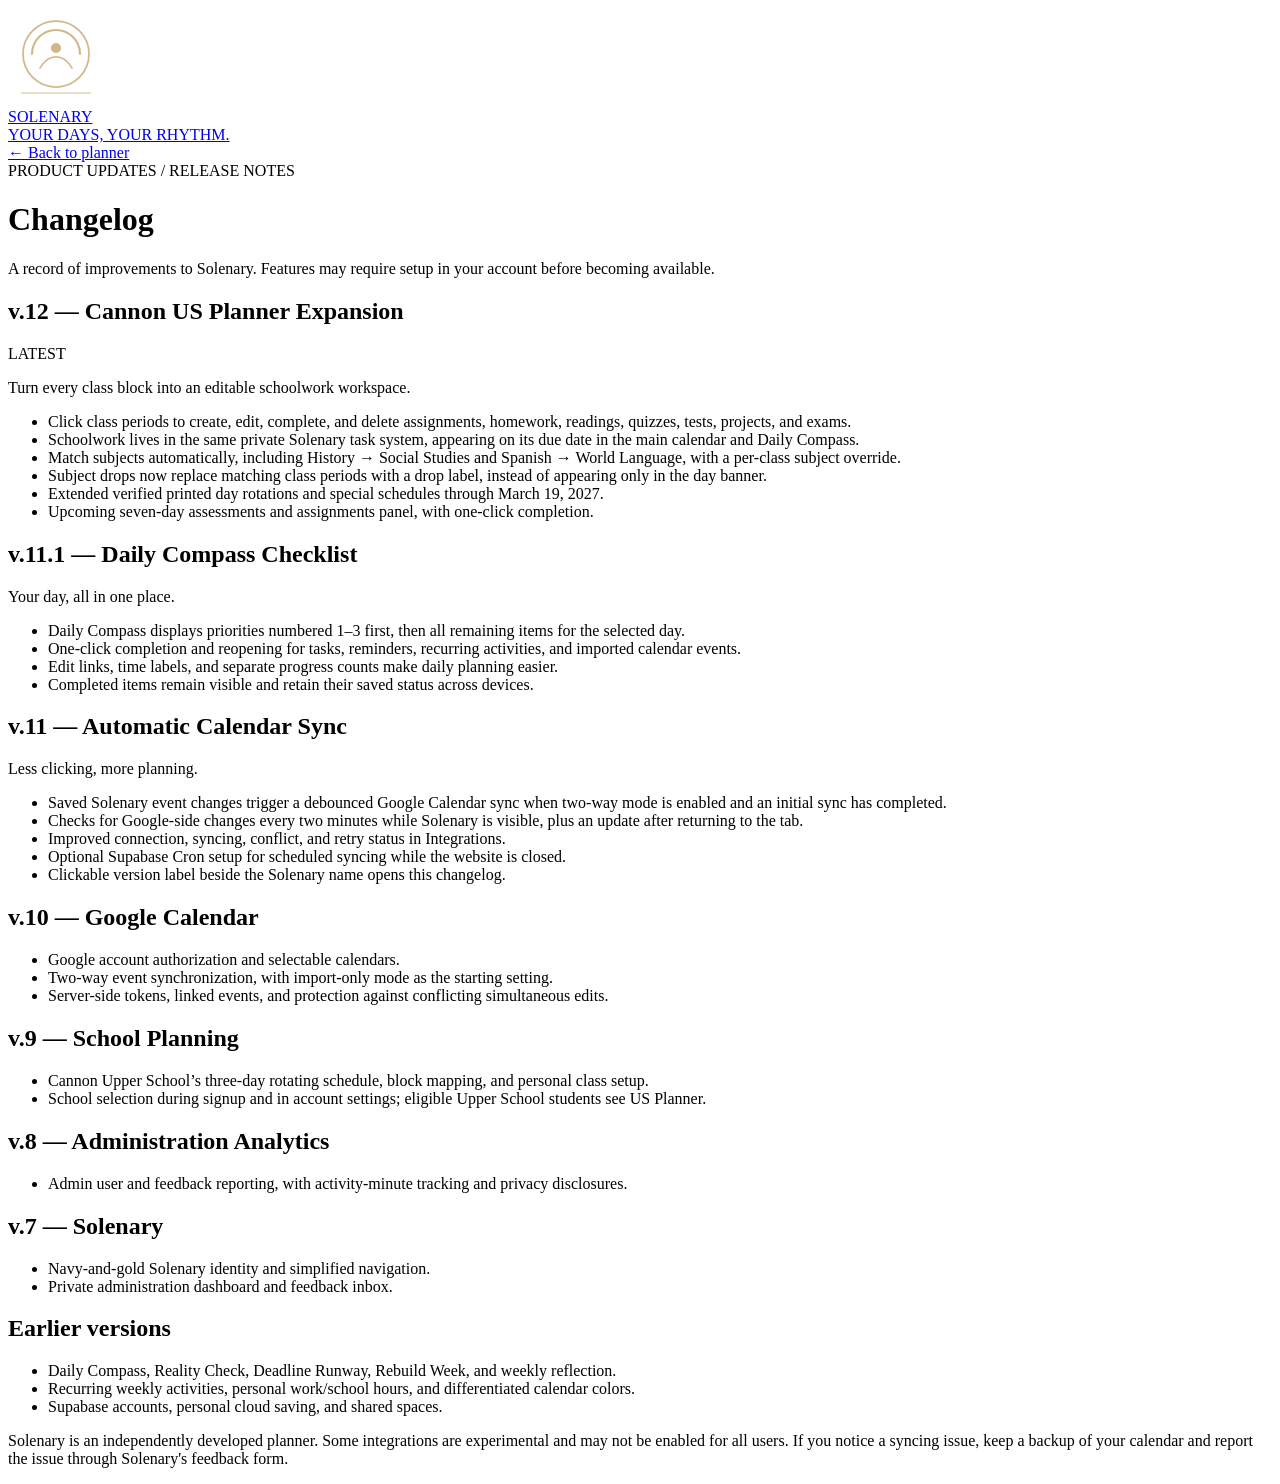
<file: changelog.html>
<!doctype html>
<html lang="en">
<head>
<meta charset="UTF-8"><meta name="viewport" content="width=device-width,initial-scale=1">
<meta http-equiv="Content-Security-Policy" content="default-src 'none'; base-uri 'self'; img-src 'self'; style-src 'self'; form-action 'none'">
<meta name="theme-color" content="#112943">
<meta name="description" content="What's new in Solenary, your personal planner.">
<title>Changelog · Solenary</title>
<style>
:root{--navy:#112943;--gold:#d6c299;--text:#1a3148;--line:#dbe2e8;--muted:#62748a}
*{box-sizing:border-box}body{margin:0;background:#f4f6f8;color:var(--text);font:15px/1.65 Georgia,Cambria,'Times New Roman',serif}
a{color:inherit}header{background:var(--navy);color:#fff;border-bottom:3px solid var(--gold);padding:18px max(22px,calc((100vw - 980px)/2));display:flex;justify-content:space-between;align-items:center;gap:18px}
.brand{display:flex;align-items:center;gap:12px;text-decoration:none;min-width:0}.brand img{width:38px;height:38px}.brand-name{font-size:20px;letter-spacing:.14em;color:var(--gold);line-height:1}.tagline{font:9px Arial,sans-serif;letter-spacing:.18em;color:#cfb98e;margin-top:6px}.back{color:#e9edf2;font-size:13px;white-space:nowrap;text-decoration:none}.back:hover{text-decoration:underline}
main{max-width:980px;margin:0 auto;padding:45px 24px 80px}.eyebrow{font:700 10px Arial,sans-serif;letter-spacing:.22em;color:#3c6285;text-transform:uppercase}.title{font-size:clamp(34px,6vw,50px);font-weight:normal;margin:6px 0 8px}.lede{color:var(--muted);max-width:650px;margin:0 0 30px}.release{background:#fff;border:1px solid var(--line);padding:24px 28px;margin-bottom:15px}.release-head{display:flex;flex-wrap:wrap;align-items:baseline;gap:12px;border-bottom:1px solid #e8edf1;padding-bottom:12px}.release-head h2{font-size:25px;font-weight:normal;margin:0;color:#173956}.release-head span{font:600 10px Arial,sans-serif;letter-spacing:.10em;color:#6f8191}.latest{color:#326146!important;border:1px solid #a6c1b2;padding:3px 7px}.release p{margin:15px 0 10px;color:#53697e}.release ul{margin:8px 0 0;padding-left:20px}.release li{padding:3px 0}.note{margin-top:27px;color:var(--muted);font-size:12px;line-height:1.7}
@media(max-width:600px){header{padding:16px 19px}.release{padding:18px 20px}main{padding:30px 17px 60px}}
</style>
</head>
<body>
<header><a class="brand" href="./" aria-label="Back to Solenary"><img src="solenary-mark.svg" alt=""><div><div class="brand-name">SOLENARY</div><div class="tagline">YOUR DAYS, YOUR RHYTHM.</div></div></a><a class="back" href="./">← Back to planner</a></header>
<main>
<div class="eyebrow">PRODUCT UPDATES / RELEASE NOTES</div><h1 class="title">Changelog</h1><p class="lede">A record of improvements to Solenary. Features may require setup in your account before becoming available.</p>
<section class="release"><div class="release-head"><h2>v.12 — Cannon US Planner Expansion</h2><span class="latest">LATEST</span></div><p>Turn every class block into an editable schoolwork workspace.</p><ul><li>Click class periods to create, edit, complete, and delete assignments, homework, readings, quizzes, tests, projects, and exams.</li><li>Schoolwork lives in the same private Solenary task system, appearing on its due date in the main calendar and Daily Compass.</li><li>Match subjects automatically, including History → Social Studies and Spanish → World Language, with a per-class subject override.</li><li>Subject drops now replace matching class periods with a drop label, instead of appearing only in the day banner.</li><li>Extended verified printed day rotations and special schedules through March 19, 2027.</li><li>Upcoming seven-day assessments and assignments panel, with one-click completion.</li></ul></section>
<section class="release"><div class="release-head"><h2>v.11.1 — Daily Compass Checklist</h2></div><p>Your day, all in one place.</p><ul>
<li>Daily Compass displays priorities numbered 1–3 first, then all remaining items for the selected day.</li>
<li>One-click completion and reopening for tasks, reminders, recurring activities, and imported calendar events.</li>
<li>Edit links, time labels, and separate progress counts make daily planning easier.</li>
<li>Completed items remain visible and retain their saved status across devices.</li>
</ul></section>
<section class="release"><div class="release-head"><h2>v.11 — Automatic Calendar Sync</h2></div><p>Less clicking, more planning.</p><ul>
<li>Saved Solenary event changes trigger a debounced Google Calendar sync when two-way mode is enabled and an initial sync has completed.</li>
<li>Checks for Google-side changes every two minutes while Solenary is visible, plus an update after returning to the tab.</li>
<li>Improved connection, syncing, conflict, and retry status in Integrations.</li>
<li>Optional Supabase Cron setup for scheduled syncing while the website is closed.</li>
<li>Clickable version label beside the Solenary name opens this changelog.</li>
</ul></section>
<section class="release"><div class="release-head"><h2>v.10 — Google Calendar</h2></div><ul><li>Google account authorization and selectable calendars.</li><li>Two-way event synchronization, with import-only mode as the starting setting.</li><li>Server-side tokens, linked events, and protection against conflicting simultaneous edits.</li></ul></section>
<section class="release"><div class="release-head"><h2>v.9 — School Planning</h2></div><ul><li>Cannon Upper School’s three-day rotating schedule, block mapping, and personal class setup.</li><li>School selection during signup and in account settings; eligible Upper School students see US Planner.</li></ul></section>
<section class="release"><div class="release-head"><h2>v.8 — Administration Analytics</h2></div><ul><li>Admin user and feedback reporting, with activity-minute tracking and privacy disclosures.</li></ul></section>
<section class="release"><div class="release-head"><h2>v.7 — Solenary</h2></div><ul><li>Navy-and-gold Solenary identity and simplified navigation.</li><li>Private administration dashboard and feedback inbox.</li></ul></section>
<section class="release"><div class="release-head"><h2>Earlier versions</h2></div><ul><li>Daily Compass, Reality Check, Deadline Runway, Rebuild Week, and weekly reflection.</li><li>Recurring weekly activities, personal work/school hours, and differentiated calendar colors.</li><li>Supabase accounts, personal cloud saving, and shared spaces.</li></ul></section>
<p class="note">Solenary is an independently developed planner. Some integrations are experimental and may not be enabled for all users. If you notice a syncing issue, keep a backup of your calendar and report the issue through Solenary's feedback form.</p>
</main>
</body></html>
</file>
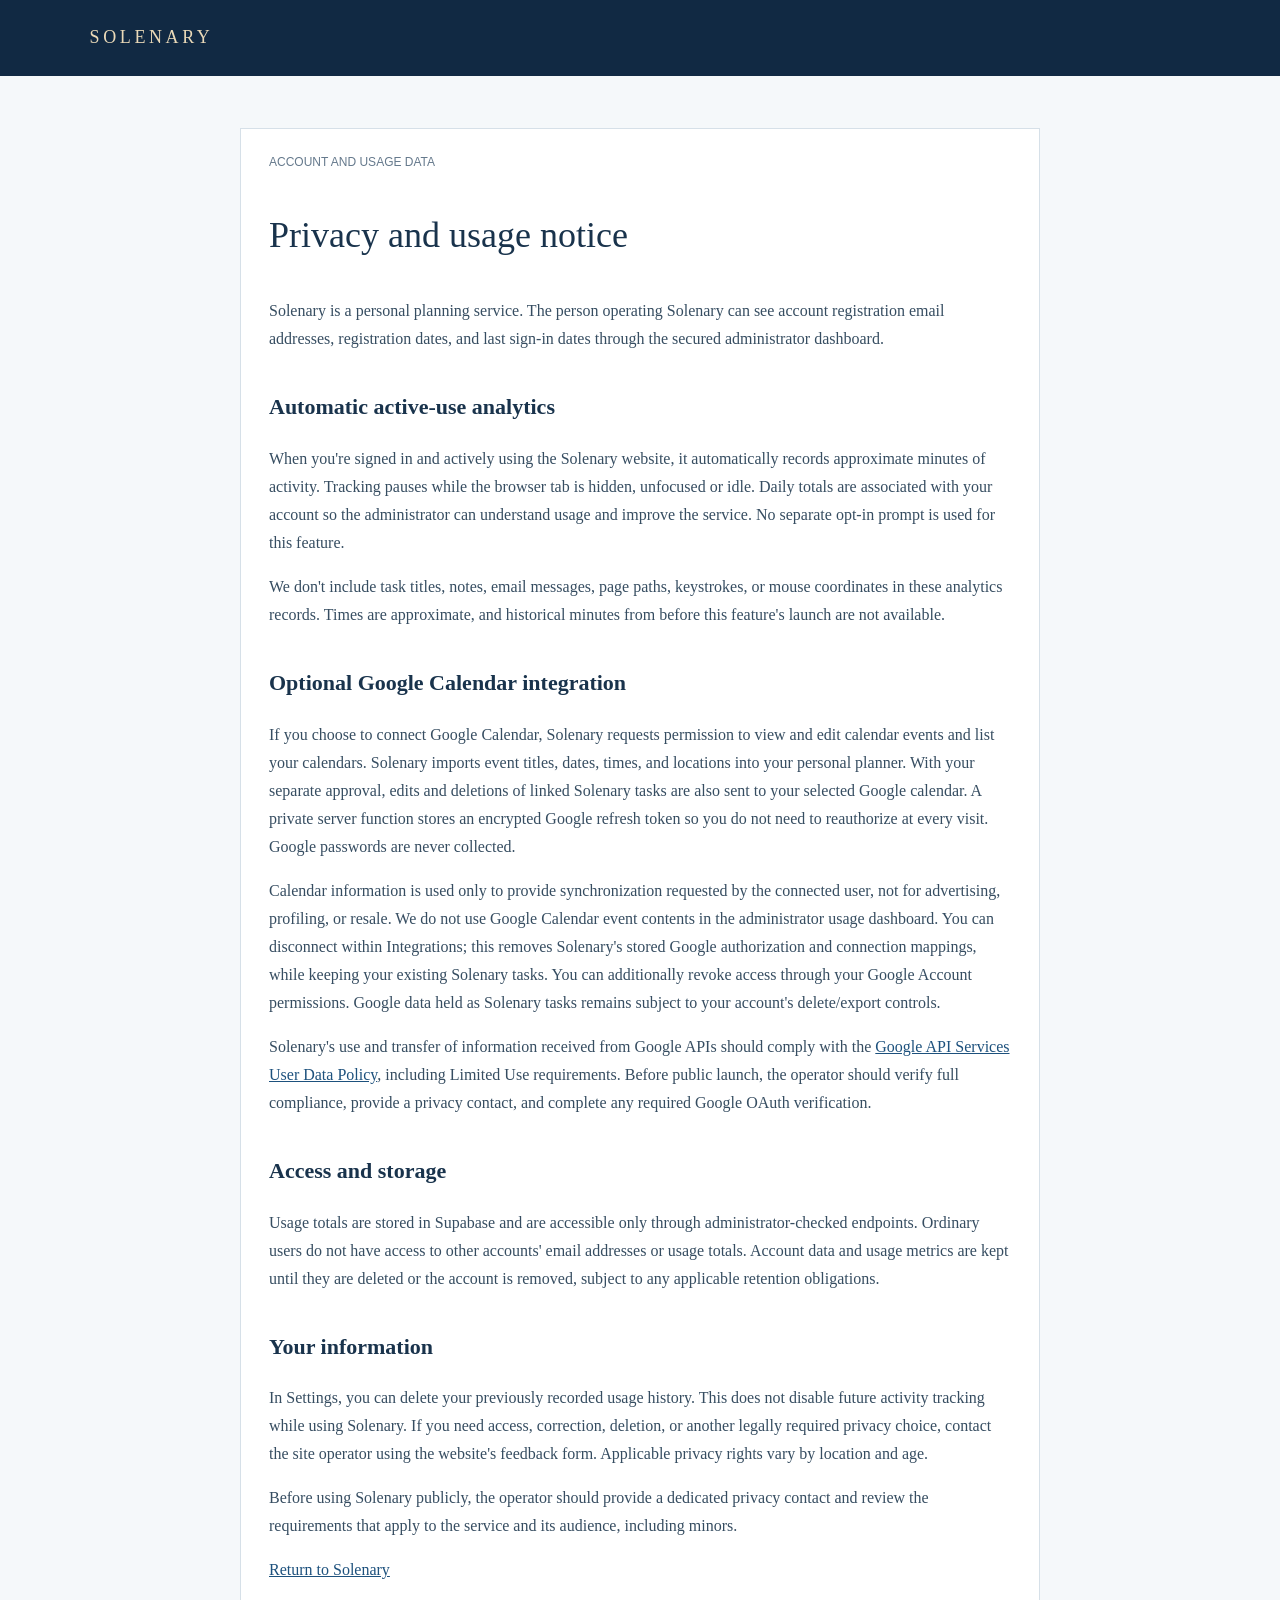
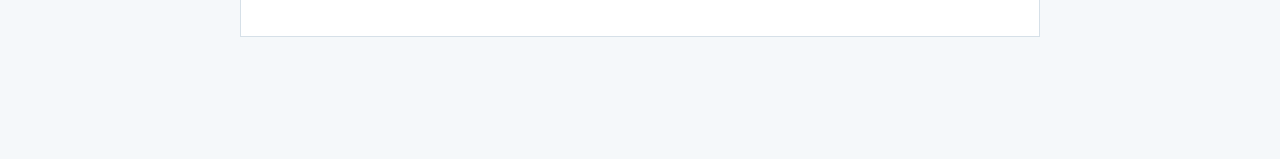
<file: privacy.html>
<!doctype html><html lang="en"><head>
<meta charset="utf-8"><meta name="viewport" content="width=device-width,initial-scale=1">
<meta name="referrer" content="no-referrer"><meta name="theme-color" content="#112943">
<meta http-equiv="Content-Security-Policy" content="default-src 'none'; img-src 'self'; style-src 'self' 'unsafe-inline'; base-uri 'self'; object-src 'none'">
<title>Privacy and Usage Notice — Solenary</title>
<style>body{margin:0;background:#f5f8fa;color:#19334c;font:16px/1.75 Georgia,'Times New Roman',serif}header{background:#112943;padding:22px 7%;color:#d8c19b}header a{color:#ead9b8;text-decoration:none;letter-spacing:.2em;font-size:18px}main{max-width:800px;margin:52px auto;padding:0 24px 70px}h1{font-weight:normal;font-size:36px}h2{font-size:22px;margin-top:35px}p,li{color:#364d61}a{color:#1d517d}article{background:white;border:1px solid #d6e0e8;padding:18px 28px 36px}small{font:12px Arial,sans-serif;color:#65798c}</style>
</head><body><header><a href="./">SOLENARY</a></header><main><article><small>ACCOUNT AND USAGE DATA</small><h1>Privacy and usage notice</h1>
<p>Solenary is a personal planning service. The person operating Solenary can see account registration email addresses, registration dates, and last sign-in dates through the secured administrator dashboard.</p>
<h2>Automatic active-use analytics</h2><p>When you're signed in and actively using the Solenary website, it automatically records approximate minutes of activity. Tracking pauses while the browser tab is hidden, unfocused or idle. Daily totals are associated with your account so the administrator can understand usage and improve the service. No separate opt-in prompt is used for this feature.</p>
<p>We don't include task titles, notes, email messages, page paths, keystrokes, or mouse coordinates in these analytics records. Times are approximate, and historical minutes from before this feature's launch are not available.</p>
<h2>Optional Google Calendar integration</h2>
<p>If you choose to connect Google Calendar, Solenary requests permission to view and edit calendar events and list your calendars. Solenary imports event titles, dates, times, and locations into your personal planner. With your separate approval, edits and deletions of linked Solenary tasks are also sent to your selected Google calendar. A private server function stores an encrypted Google refresh token so you do not need to reauthorize at every visit. Google passwords are never collected.</p>
<p>Calendar information is used only to provide synchronization requested by the connected user, not for advertising, profiling, or resale. We do not use Google Calendar event contents in the administrator usage dashboard. You can disconnect within Integrations; this removes Solenary's stored Google authorization and connection mappings, while keeping your existing Solenary tasks. You can additionally revoke access through your Google Account permissions. Google data held as Solenary tasks remains subject to your account's delete/export controls.</p>
<p>Solenary's use and transfer of information received from Google APIs should comply with the <a href="https://developers.google.com/terms/api-services-user-data-policy">Google API Services User Data Policy</a>, including Limited Use requirements. Before public launch, the operator should verify full compliance, provide a privacy contact, and complete any required Google OAuth verification.</p>
<h2>Access and storage</h2><p>Usage totals are stored in Supabase and are accessible only through administrator-checked endpoints. Ordinary users do not have access to other accounts' email addresses or usage totals. Account data and usage metrics are kept until they are deleted or the account is removed, subject to any applicable retention obligations.</p>
<h2>Your information</h2><p>In Settings, you can delete your previously recorded usage history. This does not disable future activity tracking while using Solenary. If you need access, correction, deletion, or another legally required privacy choice, contact the site operator using the website's feedback form. Applicable privacy rights vary by location and age.</p>
<p>Before using Solenary publicly, the operator should provide a dedicated privacy contact and review the requirements that apply to the service and its audience, including minors.</p>
<p><a href="./">Return to Solenary</a></p></article></main></body></html>
</file>
